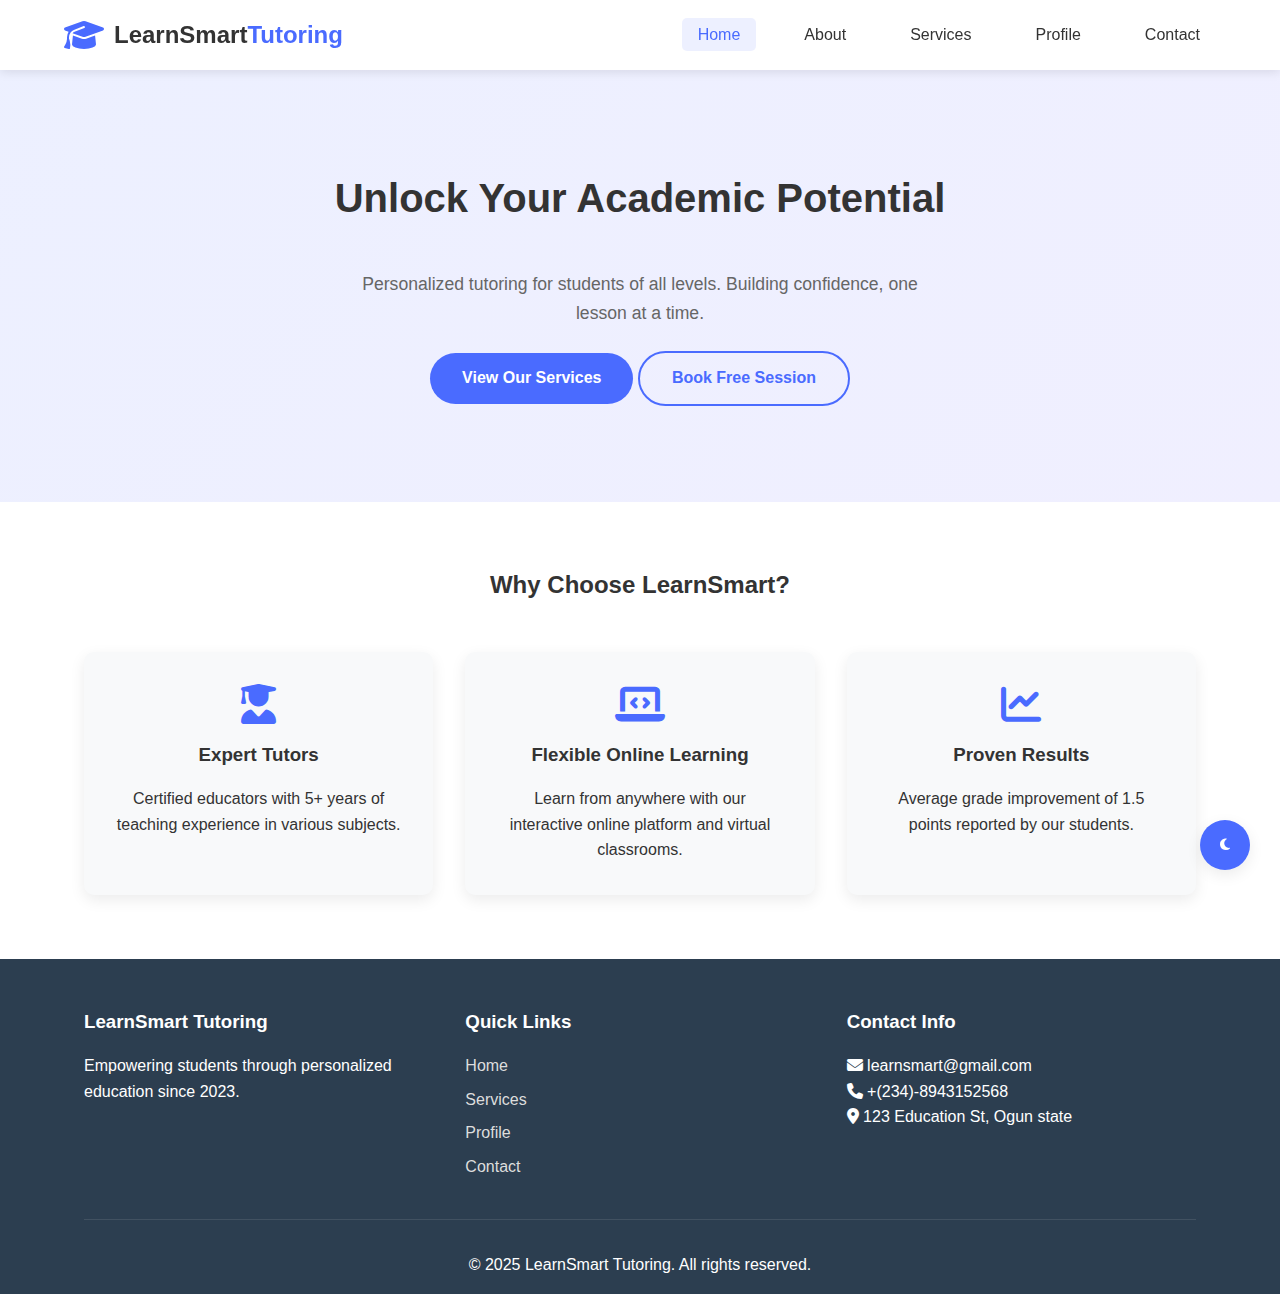
<file: index.html>
<!DOCTYPE html>
<html lang="en">
<head>
    <meta charset="UTF-8">
    <meta name="viewport" content="width=device-width, initial-scale=1.0">
    <title>LearnSmart Tutoring | Home</title>
    <link rel="stylesheet" href="css/style.css">
    <link rel="stylesheet" href="https://cdnjs.cloudflare.com/ajax/libs/font-awesome/6.4.0/css/all.min.css">
</head>
<body>
    <!-- Header -->
    <header>
        <div class="container header-container">
            <a href="index.html" class="logo">
                <i class="fas fa-graduation-cap"></i>
                <h1>LearnSmart<span>Tutoring</span></h1>
            </a>
            
            <nav>
                <ul class="nav-menu">
                    <li><a href="index.html" class="active">Home</a></li>
                    <li><a href="about.html">About</a></li>
                    <li><a href="services.html">Services</a></li>
                    <li><a href="profile.html">Profile</a></li>
                    <li><a href="contact.html">Contact</a></li>
                </ul>
                <div class="hamburger">
                    <span></span>
                    <span></span>
                    <span></span>
                </div>
            </nav>
        </div>
    </header>

    <!-- Hero Section -->
    <section class="hero">
        <div class="container">
            <div class="hero-content">
                <h2>Unlock Your Academic Potential</h2>
                <p>Personalized tutoring for students of all levels. Building confidence, one lesson at a time.</p>
                <div class="hero-buttons">
                    <a href="services.html" class="btn">View Our Services</a>
                    <a href="contact.html" class="btn btn-secondary">Book Free Session</a>
                </div>
            </div>
        </div>
    </section>

    <!-- Features Section -->
    <section class="features">
        <div class="container">
            <h2>Why Choose LearnSmart?</h2>
            <div class="features-grid">
                <div class="feature-card">
                    <i class="fas fa-user-graduate"></i>
                    <h3>Expert Tutors</h3>
                    <p>Certified educators with 5+ years of teaching experience in various subjects.</p>
                </div>
                <div class="feature-card">
                    <i class="fas fa-laptop-code"></i>
                    <h3>Flexible Online Learning</h3>
                    <p>Learn from anywhere with our interactive online platform and virtual classrooms.</p>
                </div>
                <div class="feature-card">
                    <i class="fas fa-chart-line"></i>
                    <h3>Proven Results</h3>
                    <p>Average grade improvement of 1.5 points reported by our students.</p>
                </div>
            </div>
        </div>
    </section>

    <!-- Theme Toggle Button -->
    <button id="themeToggle" class="theme-btn">
        <i class="fas fa-moon"></i>
    </button>

    <!-- Footer -->
    <footer>
        <div class="container">
            <div class="footer-content">
                <div class="footer-section">
                    <h3>LearnSmart Tutoring</h3>
                    <p>Empowering students through personalized education since 2023.</p>
                </div>
                <div class="footer-section">
                    <h3>Quick Links</h3>
                    <ul>
                        <li><a href="index.html">Home</a></li>
                        <li><a href="services.html">Services</a></li>
                        <li><a href="profile.html">Profile</a></li>
                        <li><a href="contact.html">Contact</a></li>
                    </ul>
                </div>
                <div class="footer-section">
                    <h3>Contact Info</h3>
                    <p><i class="fas fa-envelope"></i> learnsmart@gmail.com</p>
                    <p><i class="fas fa-phone"></i> +(234)-8943152568</p>
                    <p><i class="fas fa-map-marker-alt"></i> 123 Education St, Ogun state</p>
                </div>
            </div>
            <div class="footer-bottom">
                <p>&copy; 2025 LearnSmart Tutoring. All rights reserved.</p>
            </div>
        </div>
    </footer>

    <script src="js/script.js"></script>
</body>
</html>
</file>
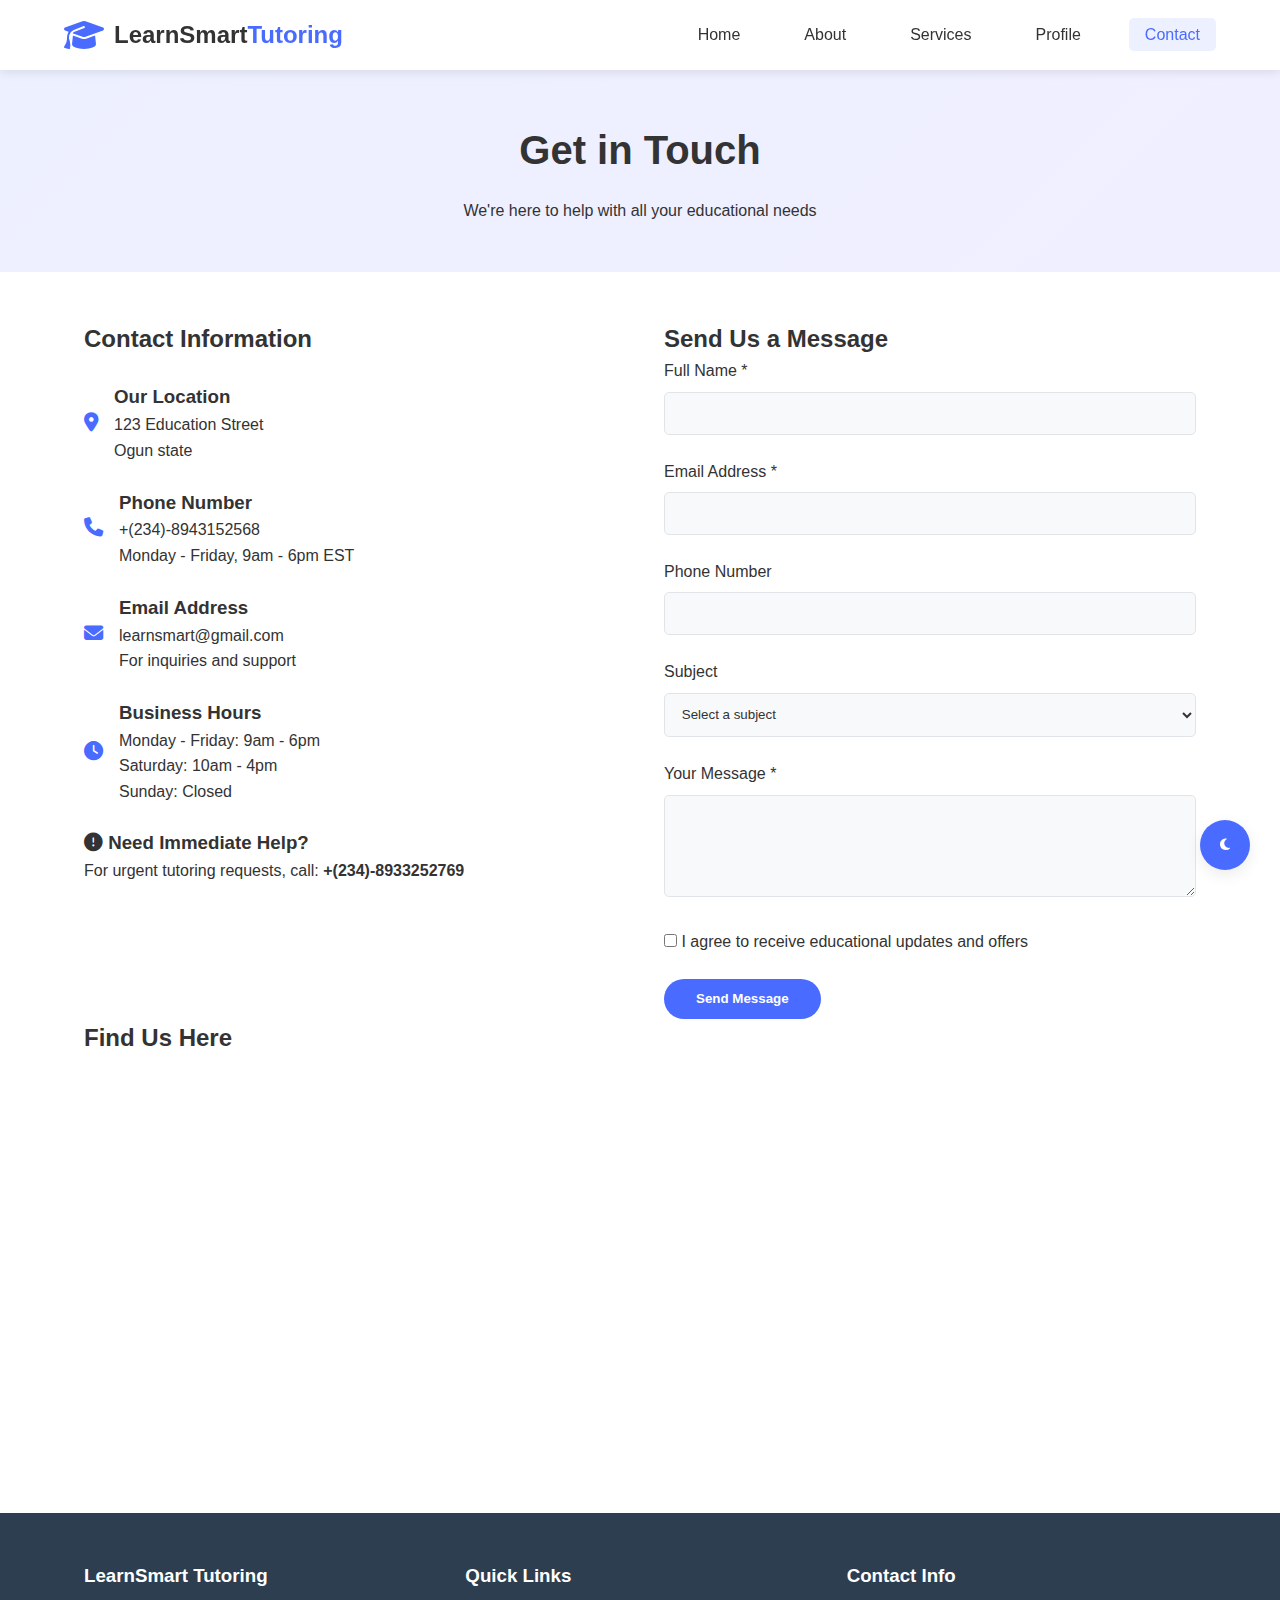
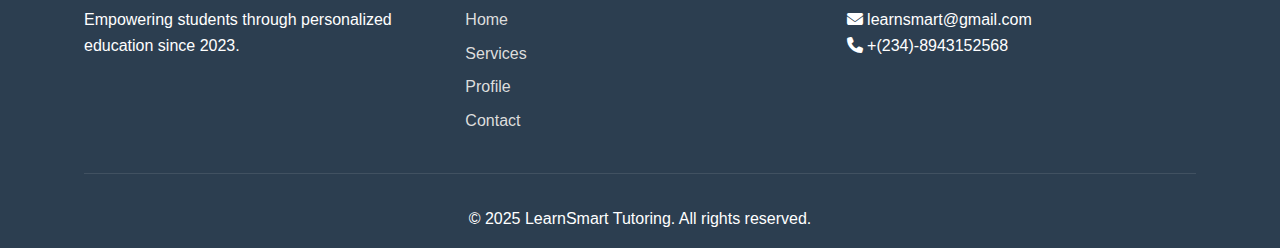
<file: contact.html>
<!DOCTYPE html>
<html lang="en">
<head>
    <meta charset="UTF-8">
    <meta name="viewport" content="width=device-width, initial-scale=1.0">
    <title>Contact Us | LearnSmart Tutoring</title>
    <link rel="stylesheet" href="css/style.css">
    <link rel="stylesheet" href="https://cdnjs.cloudflare.com/ajax/libs/font-awesome/6.4.0/css/all.min.css">
</head>
<body>
    <!-- Header -->
    <header>
        <div class="container header-container">
            <a href="index.html" class="logo">
                <i class="fas fa-graduation-cap"></i>
                <h1>LearnSmart<span>Tutoring</span></h1>
            </a>
            
            <nav>
                <ul class="nav-menu">
                    <li><a href="index.html">Home</a></li>
                    <li><a href="about.html">About</a></li>
                    <li><a href="services.html">Services</a></li>
                    <li><a href="profile.html">Profile</a></li>
                    <li><a href="contact.html" class="active">Contact</a></li>
                </ul>
                <div class="hamburger">
                    <span></span>
                    <span></span>
                    <span></span>
                </div>
            </nav>
        </div>
    </header>

    <!-- Contact Header -->
    <section class="page-header">
        <div class="container">
            <h1>Get in Touch</h1>
            <p>We're here to help with all your educational needs</p>
        </div>
    </section>

    <!-- Contact Section -->
    <section class="contact-section">
        <div class="container">
            <div class="contact-container">
                <!-- Contact Info -->
                <div class="contact-info">
                    <h2>Contact Information</h2>
                    
                    <div class="contact-item">
                        <i class="fas fa-map-marker-alt"></i>
                        <div>
                            <h3>Our Location</h3>
                            <p>123 Education Street<br>Ogun state</p>
                        </div>
                    </div>
                    
                    <div class="contact-item">
                        <i class="fas fa-phone"></i>
                        <div>
                            <h3>Phone Number</h3>
                            <p>+(234)-8943152568</p>
                            <p>Monday - Friday, 9am - 6pm EST</p>
                        </div>
                    </div>
                    
                    <div class="contact-item">
                        <i class="fas fa-envelope"></i>
                        <div>
                            <h3>Email Address</h3>
                            <p>learnsmart@gmail.com</p>
                            <p>For inquiries and support</p>
                        </div>
                    </div>
                    
                    <div class="contact-item">
                        <i class="fas fa-clock"></i>
                        <div>
                            <h3>Business Hours</h3>
                            <p>Monday - Friday: 9am - 6pm</p>
                            <p>Saturday: 10am - 4pm</p>
                            <p>Sunday: Closed</p>
                        </div>
                    </div>
                    
                    <div class="emergency-contact">
                        <h3><i class="fas fa-exclamation-circle"></i> Need Immediate Help?</h3>
                        <p>For urgent tutoring requests, call: <strong> +(234)-8933252769</strong></p>
                    </div>
                </div>

                <!-- Contact Form -->
                <div class="contact-form-container">
                    <h2>Send Us a Message</h2>
                    <form id="contactForm" class="contact-form">
                        <div class="form-group">
                            <label for="name">Full Name *</label>
                            <input type="text" id="name" class="form-control" required>
                            <span class="error-message"></span>
                        </div>
                        
                        <div class="form-group">
                            <label for="email">Email Address *</label>
                            <input type="email" id="email" class="form-control" required>
                            <span class="error-message"></span>
                        </div>
                        
                        <div class="form-group">
                            <label for="phone">Phone Number</label>
                            <input type="tel" id="phone" class="form-control">
                        </div>
                        
                        <div class="form-group">
                            <label for="subject">Subject</label>
                            <select id="subject" class="form-control">
                                <option value="">Select a subject</option>
                                <option value="general">General Inquiry</option>
                                <option value="booking">Book a Session</option>
                                <option value="pricing">Pricing Information</option>
                                <option value="support">Technical Support</option>
                                <option value="other">Other</option>
                            </select>
                        </div>
                        
                        <div class="form-group">
                            <label for="message">Your Message *</label>
                            <textarea id="message" class="form-control" rows="5" required></textarea>
                            <span class="error-message"></span>
                        </div>
                        
                        <div class="form-group">
                            <label class="checkbox-label">
                                <input type="checkbox" required>
                                I agree to receive educational updates and offers
                            </label>
                        </div>
                        
                        <button type="submit" class="btn">Send Message</button>
                    </form>
                </div>
            </div>

            <!-- Map Section -->
            <div class="map-section">
                <h2>Find Us Here</h2>
                <div class="map-container">
                    <iframe 
                        src="https://www.google.com/maps/embed?pb=!1m18!1m12!1m3!1d3024.2219901290355!2d-74.00369368400567!3d40.71312937933185!2m3!1f0!2f0!3f0!3m2!1i1024!2i768!4f13.1!3m3!1m2!1s0x89c25a3161700b7f%3A0x6dc5f3bc21a32b73!2s123%20Education%20St%2C%20New%20York%2C%20NY%2010001%2C%20USA!5e0!3m2!1sen!2sca!4v1640000000000!5m2!1sen!2sca" 
                        width="100%" 
                        height="400" 
                        style="border:0;" 
                        allowfullscreen="" 
                        loading="lazy"
                        title="Our Location on Google Maps">
                    </iframe>
                </div>
            </div>
        </div>
    </section>

    <!-- Success Modal -->
    <div id="successModal" class="modal">
        <div class="modal-content">
            <div class="modal-header">
                <h3>Message Sent Successfully!</h3>
                <button class="close-modal">&times;</button>
            </div>
            <div class="modal-body">
                <i class="fas fa-check-circle success-icon"></i>
                <p>Thank you for contacting LearnSmart Tutoring! We've received your message and will get back to you within 24 hours.</p>
                <button class="btn close-modal-btn">Close</button>
            </div>
        </div>
    </div>

    <!-- Theme Toggle & Footer -->
    <button id="themeToggle" class="theme-btn">
        <i class="fas fa-moon"></i>
    </button>

    <footer>
        <div class="container">
            <div class="footer-content">
                <div class="footer-section">
                    <h3>LearnSmart Tutoring</h3>
                    <p>Empowering students through personalized education since 2023.</p>
                </div>
                <div class="footer-section">
                    <h3>Quick Links</h3>
                    <ul>
                        <li><a href="index.html">Home</a></li>
                        <li><a href="services.html">Services</a></li>
                        <li><a href="profile.html">Profile</a></li>
                        <li><a href="contact.html">Contact</a></li>
                    </ul>
                </div>
                <div class="footer-section">
                    <h3>Contact Info</h3>
                    <p><i class="fas fa-envelope"></i> learnsmart@gmail.com</p>
                    <p><i class="fas fa-phone"></i> +(234)-8943152568</p>
                </div>
            </div>
            <div class="footer-bottom">
                <p>&copy; 2025 LearnSmart Tutoring. All rights reserved.</p>
            </div>
        </div>
    </footer>

    <script src="js/script.js"></script>
</body>
</html>
</file>
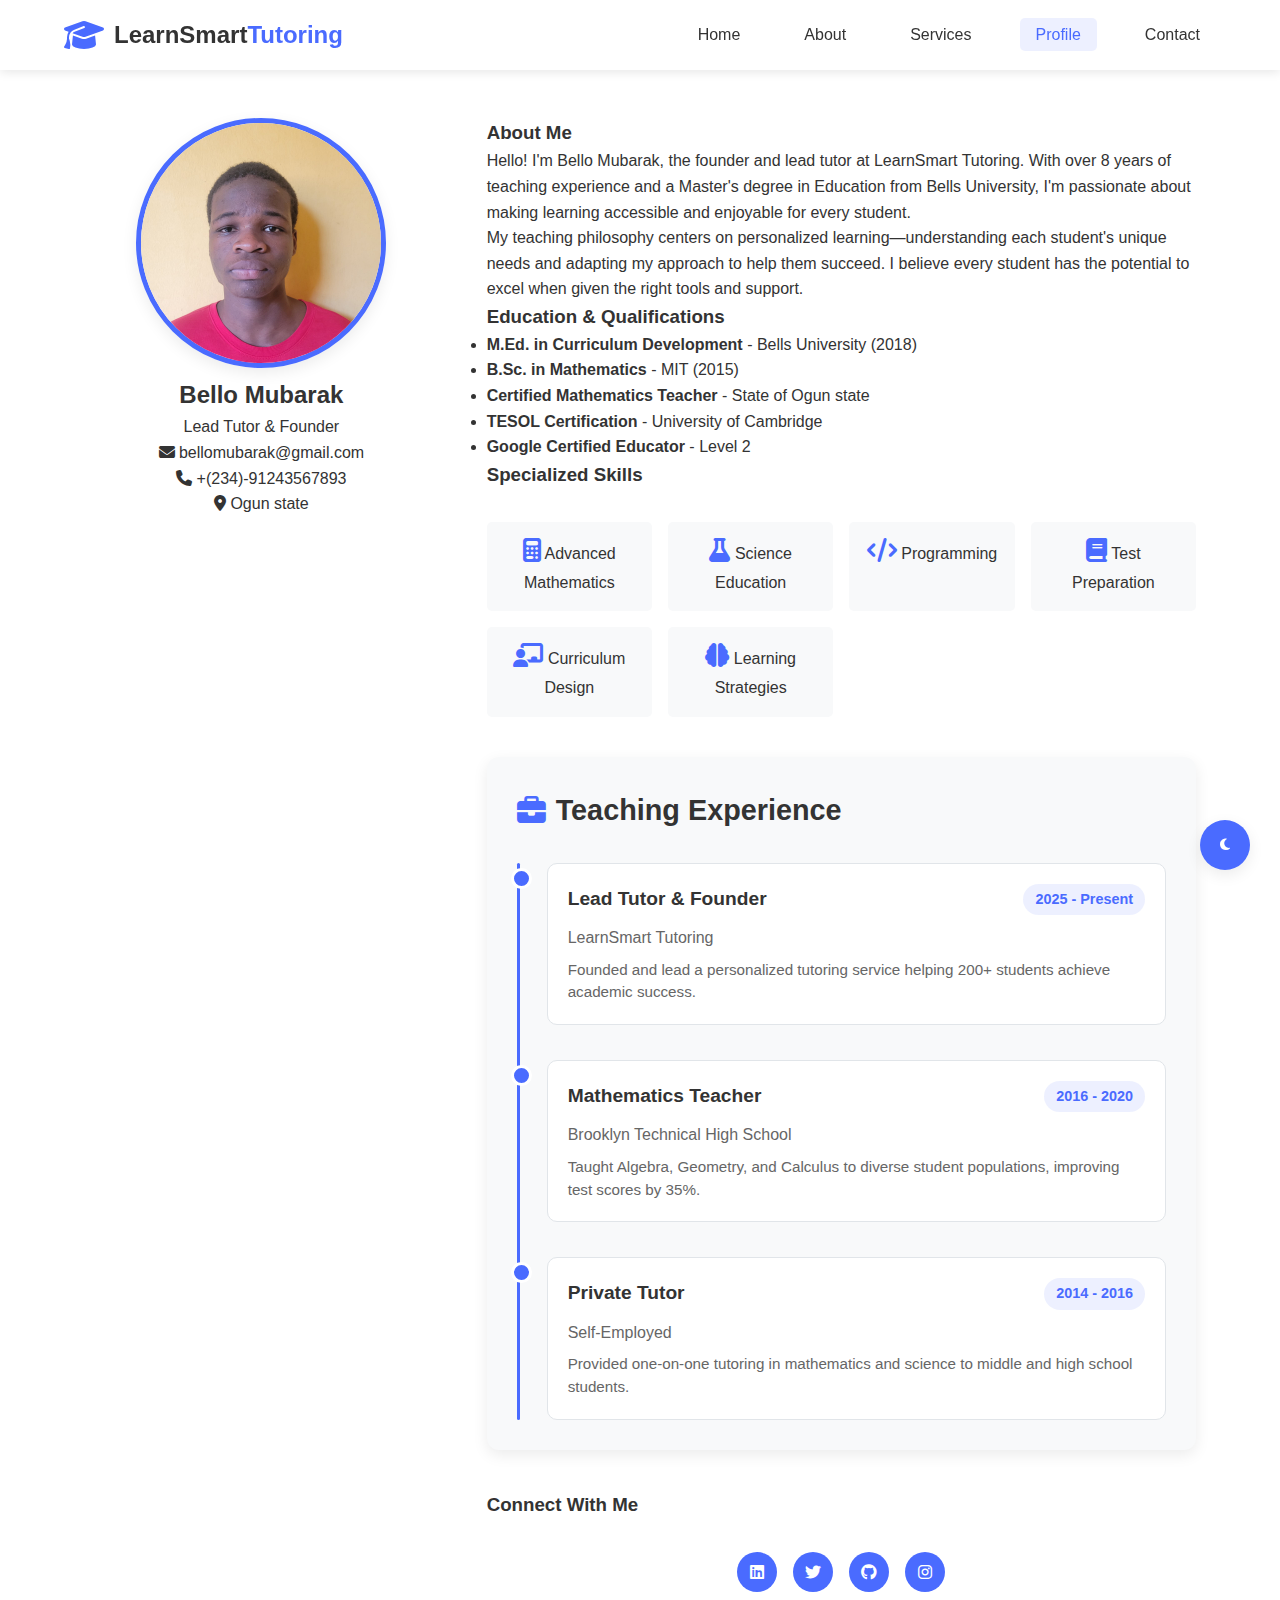
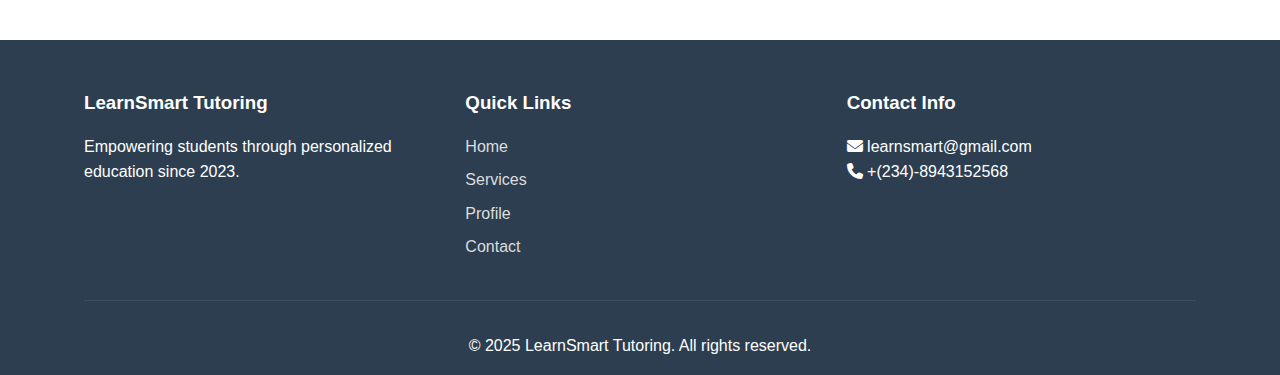
<file: profile.html>
<!DOCTYPE html>
<html lang="en">
<head>
    <meta charset="UTF-8">
    <meta name="viewport" content="width=device-width, initial-scale=1.0">
    <title>My Profile | LearnSmart Tutoring</title>
    <link rel="stylesheet" href="css/style.css">
    <link rel="stylesheet" href="https://cdnjs.cloudflare.com/ajax/libs/font-awesome/6.4.0/css/all.min.css">
</head>
<body>
    <!-- Header -->
    <header>
        <div class="container header-container">
            <a href="index.html" class="logo">
                <i class="fas fa-graduation-cap"></i>
                <h1>LearnSmart<span>Tutoring</span></h1>
            </a>
            
            <nav>
                <ul class="nav-menu">
                    <li><a href="index.html">Home</a></li>
                    <li><a href="about.html">About</a></li>
                    <li><a href="services.html">Services</a></li>
                    <li><a href="profile.html" class="active">Profile</a></li>
                    <li><a href="contact.html">Contact</a></li>
                </ul>
                <div class="hamburger">
                    <span></span>
                    <span></span>
                    <span></span>
                </div>
            </nav>
        </div>
    </header>

    <!-- Profile Section -->
    <section class="profile-section">
        <div class="container">
            <div class="profile-container">
                <!-- Profile Image & Basic Info -->
                <div class="profile-sidebar">
                    <div class="profile-image">
                        <img src="Founder.jpg" class="profile-img">
                        <h2>Bello Mubarak</h2>
                        <p class="profile-title">Lead Tutor & Founder</p>
                        <div class="profile-contact">
                            <p><i class="fas fa-envelope"></i> bellomubarak@gmail.com</p>
                            <p><i class="fas fa-phone"></i> +(234)-91243567893</p>
                            <p><i class="fas fa-map-marker-alt"></i> Ogun state </p>
                        </div>
                    </div>
                </div>

                <!-- Profile Details -->
                <div class="profile-details">
                    <div class="bio-section">
                        <h3>About Me</h3>
                        <p>Hello! I'm Bello Mubarak, the founder and lead tutor at LearnSmart Tutoring. With over 8 years of teaching experience and a Master's degree in Education from Bells University, I'm passionate about making learning accessible and enjoyable for every student.</p>
                        <p>My teaching philosophy centers on personalized learning—understanding each student's unique needs and adapting my approach to help them succeed. I believe every student has the potential to excel when given the right tools and support.</p>
                    </div>

                    <div class="education-section">
                        <h3>Education & Qualifications</h3>
                        <ul>
                            <li><strong>M.Ed. in Curriculum Development</strong> - Bells University (2018)</li>
                            <li><strong>B.Sc. in Mathematics</strong> - MIT (2015)</li>
                            <li><strong>Certified Mathematics Teacher</strong> - State of Ogun state</li>
                            <li><strong>TESOL Certification</strong> - University of Cambridge</li>
                            <li><strong>Google Certified Educator</strong> - Level 2</li>
                        </ul>
                    </div>

                    <div class="skills-section">
                        <h3>Specialized Skills</h3>
                        <div class="skills-grid">
                            <div class="skill-item">
                                <i class="fas fa-calculator"></i>
                                <span>Advanced Mathematics</span>
                            </div>
                            <div class="skill-item">
                                <i class="fas fa-flask"></i>
                                <span>Science Education</span>
                            </div>
                            <div class="skill-item">
                                <i class="fas fa-code"></i>
                                <span>Programming</span>
                            </div>
                            <div class="skill-item">
                                <i class="fas fa-book"></i>
                                <span>Test Preparation</span>
                            </div>
                            <div class="skill-item">
                                <i class="fas fa-chalkboard-teacher"></i>
                                <span>Curriculum Design</span>
                            </div>
                            <div class="skill-item">
                                <i class="fas fa-brain"></i>
                                <span>Learning Strategies</span>
                            </div>
                        </div>
                    </div>

                    <div class="experience-section">
    <h3><i class="fas fa-briefcase"></i> Teaching Experience</h3>
    <div class="timeline">
        <div class="timeline-item">
            <div class="timeline-content">
                <div class="timeline-header">
                    <h4>Lead Tutor & Founder</h4>
                    <span class="timeline-date">2025 - Present</span>
                </div>
                <p class="timeline-company">LearnSmart Tutoring</p>
                <p class="timeline-desc">Founded and lead a personalized tutoring service helping 200+ students achieve academic success.</p>
            </div>
        </div>
        <div class="timeline-item">
            <div class="timeline-content">
                <div class="timeline-header">
                    <h4>Mathematics Teacher</h4>
                    <span class="timeline-date">2016 - 2020</span>
                </div>
                <p class="timeline-company">Brooklyn Technical High School</p>
                <p class="timeline-desc">Taught Algebra, Geometry, and Calculus to diverse student populations, improving test scores by 35%.</p>
            </div>
        </div>
        <div class="timeline-item">
            <div class="timeline-content">
                <div class="timeline-header">
                    <h4>Private Tutor</h4>
                    <span class="timeline-date">2014 - 2016</span>
                </div>
                <p class="timeline-company">Self-Employed</p>
                <p class="timeline-desc">Provided one-on-one tutoring in mathematics and science to middle and high school students.</p>
            </div>
        </div>
    </div>
</div>

                    <div class="social-section">
                        <h3>Connect With Me</h3>
                        <div class="social-links">
                            <a href="https://linkedin.com" target="_blank" aria-label="LinkedIn">
                                <i class="fab fa-linkedin"></i>
                            </a>
                            <a href="https://twitter.com" target="_blank" aria-label="Twitter">
                                <i class="fab fa-twitter"></i>
                            </a>
                            <a href="https://github.com" target="_blank" aria-label="GitHub">
                                <i class="fab fa-github"></i>
                            </a>
                            <a href="https://instagram.com" target="_blank" aria-label="Instagram">
                                <i class="fab fa-instagram"></i>
                            </a>
                        </div>
                    </div>
                </div>
            </div>
        </div>
    </section>

    <!-- Theme Toggle & Footer -->
    <button id="themeToggle" class="theme-btn">
        <i class="fas fa-moon"></i>
    </button>

    <footer>
        <div class="container">
            <div class="footer-content">
                <div class="footer-section">
                    <h3>LearnSmart Tutoring</h3>
                    <p>Empowering students through personalized education since 2023.</p>
                </div>
                <div class="footer-section">
                    <h3>Quick Links</h3>
                    <ul>
                        <li><a href="index.html">Home</a></li>
                        <li><a href="services.html">Services</a></li>
                        <li><a href="profile.html">Profile</a></li>
                        <li><a href="contact.html">Contact</a></li>
                    </ul>
                </div>
                <div class="footer-section">
                    <h3>Contact Info</h3>
                    <p><i class="fas fa-envelope"></i> learnsmart@gmail.com</p>
                    <p><i class="fas fa-phone"></i> +(234)-8943152568</p>
                </div>
            </div>
            <div class="footer-bottom">
                <p>&copy; 2025 LearnSmart Tutoring. All rights reserved.</p>
            </div>
        </div>
    </footer>

    <script src="js/script.js"></script>
</body>
</html>
</file>
<file: css/style.css>
/* ===== GLOBAL STYLES ===== */
* {
    margin: 0;
    padding: 0;
    box-sizing: border-box;
}

:root {
    --primary-color: #4a6bff;
    --secondary-color: #6c63ff;
    --accent-color: #ff6b6b;
    --text-color: #333;
    --light-text: #666;
    --bg-color: #ffffff;
    --card-bg: #f8f9fa;
    --footer-bg: #2c3e50;
    --border-color: #e1e5e9;
    --shadow: 0 5px 15px rgba(0,0,0,0.08);
    --transition: all 0.3s ease;
}

.dark-theme {
    --primary-color: #6c8cff;
    --secondary-color: #7d76ff;
    --accent-color: #ff7b7b;
    --text-color: #f0f0f0;
    --light-text: #b0b0b0;
    --bg-color: #1a1a2e;
    --card-bg: #16213e;
    --footer-bg: #0f1419;
    --border-color: #2d3748;
    --shadow: 0 5px 15px rgba(0,0,0,0.2);
}

body {
    font-family: 'Segoe UI', Tahoma, Geneva, Verdana, sans-serif;
    line-height: 1.6;
    color: var(--text-color);
    background-color: var(--bg-color);
    transition: var(--transition);
}

.container {
    width: 90%;
    max-width: 1200px;
    margin: 0 auto;
    padding: 0 20px;
}

/* ===== HEADER & NAVIGATION ===== */
header {
    background-color: var(--bg-color);
    box-shadow: 0 2px 10px rgba(0,0,0,0.1);
    position: sticky;
    top: 0;
    z-index: 1000;
}

.header-container {
    display: flex;
    justify-content: space-between;
    align-items: center;
    padding: 1rem 0;
}

.logo {
    display: flex;
    align-items: center;
    gap: 10px;
    text-decoration: none;
}

.logo i {
    font-size: 2rem;
    color: var(--primary-color);
}

.logo h1 {
    font-size: 1.5rem;
    color: var(--text-color);
}

.logo span {
    color: var(--primary-color);
}

.nav-menu {
    display: flex;
    list-style: none;
    gap: 2rem;
}

.nav-menu a {
    text-decoration: none;
    color: var(--text-color);
    font-weight: 500;
    padding: 0.5rem 1rem;
    border-radius: 5px;
    transition: var(--transition);
}

.nav-menu a:hover,
.nav-menu a.active {
    color: var(--primary-color);
    background-color: rgba(74, 107, 255, 0.1);
}

.hamburger {
    display: none;
    flex-direction: column;
    cursor: pointer;
    gap: 4px;
}

.hamburger span {
    width: 25px;
    height: 3px;
    background-color: var(--text-color);
    border-radius: 2px;
}

/* ===== BUTTONS ===== */
.btn {
    display: inline-block;
    background-color: var(--primary-color);
    color: white;
    padding: 0.8rem 2rem;
    border-radius: 30px;
    text-decoration: none;
    font-weight: 600;
    border: none;
    cursor: pointer;
    transition: var(--transition);
    text-align: center;
}

.btn:hover {
    background-color: var(--secondary-color);
    transform: translateY(-2px);
    box-shadow: var(--shadow);
}

.btn-secondary {
    background-color: transparent;
    border: 2px solid var(--primary-color);
    color: var(--primary-color);
}

.btn-secondary:hover {
    background-color: var(--primary-color);
    color: white;
}

/* ===== HERO SECTION ===== */
.hero {
    padding: 4rem 0;
    background: linear-gradient(135deg, rgba(74,107,255,0.1) 0%, rgba(108,99,255,0.1) 100%);
}

.hero-content {
    display: flex;
    flex-direction: column;
    align-items: center;
    text-align: center;
    gap: 1.5rem;
    padding: 2rem;
}

.hero h2 {
    font-size: 2.5rem;
    color: var(--text-color);
    margin-bottom: 1rem;
}

.hero p {
    font-size: 1.1rem;
    color: var(--light-text);
    max-width: 600px;
    margin: 0 auto;
}

/* ===== FEATURES SECTION ===== */
.features {
    padding: 4rem 0;
}

.features h2 {
    text-align: center;
    margin-bottom: 3rem;
    color: var(--text-color);
}

.features-grid {
    display: grid;
    grid-template-columns: repeat(auto-fit, minmax(300px, 1fr));
    gap: 2rem;
}

.feature-card {
    background-color: var(--card-bg);
    padding: 2rem;
    border-radius: 10px;
    text-align: center;
    box-shadow: var(--shadow);
    transition: var(--transition);
}

.feature-card:hover {
    transform: translateY(-5px);
}

.feature-card i {
    font-size: 2.5rem;
    color: var(--primary-color);
    margin-bottom: 1rem;
}

.feature-card h3 {
    margin-bottom: 1rem;
    color: var(--text-color);
}

/* ===== SERVICES PAGE ===== */
.page-header {
    text-align: center;
    padding: 3rem 0;
    background: linear-gradient(135deg, rgba(74,107,255,0.1) 0%, rgba(108,99,255,0.1) 100%);
}

.page-header h1 {
    font-size: 2.5rem;
    color: var(--text-color);
    margin-bottom: 1rem;
}

.services-grid {
    display: grid;
    grid-template-columns: repeat(auto-fit, minmax(300px, 1fr));
    gap: 2rem;
    padding: 3rem 0;
}

.service-card {
    background-color: var(--card-bg);
    border-radius: 10px;
    overflow: hidden;
    box-shadow: var(--shadow);
    transition: var(--transition);
}

.service-card:hover {
    transform: translateY(-5px);
}

.service-image {
    height: 200px;
    overflow: hidden;
}

.service-image img {
    width: 100%;
    height: 100%;
    object-fit: cover;
    transition: var(--transition);
}

.service-card:hover .service-image img {
    transform: scale(1.05);
}

.service-content {
    padding: 1.5rem;
}

.service-content h3 {
    margin-bottom: 0.5rem;
    color: var(--text-color);
}

.price {
    color: var(--primary-color);
    font-size: 1.5rem;
    font-weight: bold;
    margin: 1rem 0;
}

/* ===== PROFILE PAGE ===== */
.profile-section {
    padding: 3rem 0;
}

.profile-container {
    display: grid;
    grid-template-columns: 1fr 2fr;
    gap: 3rem;
    align-items: start;
}

.profile-image {
    text-align: center;
}

.profile-img {
    width: 250px;
    height: 250px;
    border-radius: 50%;
    object-fit: cover;
    border: 5px solid var(--primary-color);
    box-shadow: var(--shadow);
}

.skills-grid {
    display: grid;
    grid-template-columns: repeat(auto-fit, minmax(150px, 1fr));
    gap: 1rem;
    margin-top: 2rem;
}

.skill-item {
    background-color: var(--card-bg);
    padding: 1rem;
    border-radius: 5px;
    text-align: center;
    transition: var(--transition);
}

.skill-item:hover {
    transform: translateY(-2px);
    box-shadow: var(--shadow);
}

.skill-item i {
    color: var(--primary-color);
    font-size: 1.5rem;
    margin-bottom: 0.5rem;
}

.social-links {
    display: flex;
    gap: 1rem;
    margin-top: 2rem;
    justify-content: center;
}

.social-links a {
    display: inline-flex;
    align-items: center;
    justify-content: center;
    width: 40px;
    height: 40px;
    background-color: var(--primary-color);
    color: white;
    border-radius: 50%;
    text-decoration: none;
    transition: var(--transition);
}

.social-links a:hover {
    background-color: var(--secondary-color);
    transform: translateY(-2px);
}

/* ===== CONTACT PAGE ===== */
.contact-section {
    padding: 3rem 0;
}

.contact-container {
    display: grid;
    grid-template-columns: repeat(auto-fit, minmax(300px, 1fr));
    gap: 3rem;
}

.contact-info {
    display: flex;
    flex-direction: column;
    gap: 1.5rem;
}

.contact-item {
    display: flex;
    align-items: center;
    gap: 1rem;
}

.contact-item i {
    color: var(--primary-color);
    font-size: 1.2rem;
}

.form-group {
    margin-bottom: 1.5rem;
}

.form-group label {
    display: block;
    margin-bottom: 0.5rem;
    color: var(--text-color);
    font-weight: 500;
}

.form-control {
    width: 100%;
    padding: 0.8rem;
    border: 1px solid var(--border-color);
    border-radius: 5px;
    background-color: var(--card-bg);
    color: var(--text-color);
    transition: var(--transition);
}

.form-control:focus {
    outline: none;
    border-color: var(--primary-color);
    box-shadow: 0 0 0 2px rgba(74, 107, 255, 0.2);
}

.error-message {
    color: var(--accent-color);
    font-size: 0.9rem;
    margin-top: 0.3rem;
    display: none;
}

/* ===== FOOTER ===== */
footer {
    background-color: var(--footer-bg);
    color: white;
    padding: 3rem 0 1rem;
}

.footer-content {
    display: grid;
    grid-template-columns: repeat(auto-fit, minmax(250px, 1fr));
    gap: 2rem;
    margin-bottom: 2rem;
}

.footer-section h3 {
    margin-bottom: 1rem;
    color: white;
}

.footer-section ul {
    list-style: none;
}

.footer-section ul li {
    margin-bottom: 0.5rem;
}

.footer-section a {
    color: #ddd;
    text-decoration: none;
    transition: var(--transition);
}

.footer-section a:hover {
    color: var(--primary-color);
}

.footer-bottom {
    text-align: center;
    padding-top: 2rem;
    border-top: 1px solid rgba(255,255,255,0.1);
}

/* ===== THEME TOGGLE ===== */
.theme-btn {
    position: fixed;
    bottom: 30px;
    right: 30px;
    width: 50px;
    height: 50px;
    border-radius: 50%;
    background-color: var(--primary-color);
    color: white;
    border: none;
    cursor: pointer;
    box-shadow: var(--shadow);
    display: flex;
    align-items: center;
    justify-content: center;
    z-index: 100;
    transition: var(--transition);
}

.theme-btn:hover {
    transform: scale(1.1);
}

/* ===== MODAL ===== */
.modal {
    display: none;
    position: fixed;
    top: 0;
    left: 0;
    width: 100%;
    height: 100%;
    background-color: rgba(0,0,0,0.5);
    z-index: 1000;
    justify-content: center;
    align-items: center;
}

.modal-content {
    background-color: var(--bg-color);
    padding: 2rem;
    border-radius: 10px;
    max-width: 500px;
    width: 90%;
    box-shadow: var(--shadow);
}

.modal-header {
    display: flex;
    justify-content: space-between;
    align-items: center;
    margin-bottom: 1rem;
}

.close-modal {
    background: none;
    border: none;
    font-size: 1.5rem;
    cursor: pointer;
    color: var(--text-color);
}

/* ===== ABOUT PAGE ===== */
.about-grid {
    display: grid;
    grid-template-columns: 1fr 1fr;
    gap: 50px;
    align-items: center;
    margin: 40px 0;
}

.philosophy-list {
    list-style: none;
    margin: 25px 0;
}

.philosophy-list li {
    margin-bottom: 15px;
    color: var(--light-text);
    display: flex;
    align-items: flex-start;
}

.philosophy-list li i {
    color: var(--primary-color);
    margin-right: 12px;
    margin-top: 3px;
    flex-shrink: 0;
}

/* ===== STATS SECTION ===== */
.stats-section {
    padding: 60px 0;
    background: var(--card-bg);
}

.stats-grid {
    display: grid;
    grid-template-columns: repeat(auto-fit, minmax(200px, 1fr));
    gap: 30px;
    text-align: center;
}

.stat-item h3 {
    font-size: 2.5rem;
    color: var(--primary-color);
    margin-bottom: 10px;
}

.stat-item p {
    color: var(--text-color);
    font-size: 1.1rem;
}

/* ===== TEAM SECTION ===== */
.team-section {
    padding: 80px 0;
    background: var(--bg-color);
}

.section-title {
    text-align: center;
    color: var(--text-color);
    margin-bottom: 20px;
    font-size: 2.2em;
}

.section-subtitle {
    text-align: center;
    color: var(--light-text);
    margin-bottom: 30px;
}

.team-grid {
    display: grid;
    grid-template-columns: repeat(auto-fit, minmax(280px, 1fr));
    gap: 30px;
    margin-top: 40px;
}

.team-member {
    text-align: center;
    background: var(--card-bg);
    padding: 30px 20px;
    border-radius: 12px;
    box-shadow: var(--shadow);
    transition: var(--transition);
    border: 1px solid var(--border-color);
}

.team-member:hover {
    transform: translateY(-10px);
    box-shadow: 0 15px 30px rgba(0,0,0,0.15);
}

.team-member img {
    width: 150px;
    height: 150px;
    object-fit: cover;
    border-radius: 50%;
    border: 5px solid var(--border-color);
    margin: 0 auto 20px;
    display: block;
}

.team-member h3 {
    color: var(--text-color);
    margin-bottom: 8px;
    font-size: 1.4em;
}

.team-role {
    color: var(--primary-color);
    font-weight: 600;
    margin-bottom: 15px;
    font-size: 1.1em;
}

.team-social {
    margin-top: 15px;
}

.team-social a {
    color: var(--light-text);
    margin: 0 8px;
    font-size: 1.2em;
    transition: color 0.3s ease;
}

.team-social a:hover {
    color: var(--primary-color);
}

/* ===== EXPERIENCE & TIMELINE ===== */
.experience-section {
    margin: 40px 0;
    padding: 30px;
    background: var(--card-bg);
    border-radius: 12px;
    box-shadow: var(--shadow);
}

.experience-section h3 {
    color: var(--text-color);
    margin-bottom: 30px;
    font-size: 1.8rem;
    display: flex;
    align-items: center;
    gap: 10px;
}

.experience-section h3 i {
    color: var(--primary-color);
}

.timeline {
    position: relative;
    padding-left: 30px;
}

.timeline::before {
    content: '';
    position: absolute;
    left: 0;
    top: 0;
    bottom: 0;
    width: 3px;
    background: var(--primary-color);
    border-radius: 2px;
}

.timeline-item {
    position: relative;
    margin-bottom: 35px;
}

.timeline-item:last-child {
    margin-bottom: 0;
}

.timeline-item::before {
    content: '';
    position: absolute;
    left: -36px;
    top: 5px;
    width: 15px;
    height: 15px;
    border-radius: 50%;
    background: var(--primary-color);
    border: 3px solid var(--bg-color);
    z-index: 1;
}

.timeline-content {
    background: var(--bg-color);
    padding: 20px;
    border-radius: 10px;
    border: 1px solid var(--border-color);
    transition: var(--transition);
}

.timeline-content:hover {
    transform: translateX(5px);
    box-shadow: var(--shadow);
}

.timeline-header {
    display: flex;
    justify-content: space-between;
    align-items: flex-start;
    flex-wrap: wrap;
    gap: 10px;
    margin-bottom: 10px;
}

.timeline-header h4 {
    color: var(--text-color);
    font-size: 1.2rem;
    margin: 0;
}

.timeline-date {
    color: var(--primary-color);
    font-weight: 600;
    background: rgba(74, 107, 255, 0.1);
    padding: 4px 12px;
    border-radius: 20px;
    font-size: 0.9rem;
    white-space: nowrap;
}

.timeline-company {
    color: var(--light-text);
    font-weight: 500;
    margin-bottom: 8px;
    font-size: 1rem;
}

.timeline-desc {
    color: var(--light-text);
    font-size: 0.95rem;
    line-height: 1.5;
    margin: 0;
}

/* ===== RESPONSIVE DESIGN ===== */
@media (max-width: 992px) {
    .about-grid {
        grid-template-columns: 1fr;
    }
}

@media (max-width: 768px) {
    .hamburger {
        display: flex;
    }
    
    .nav-menu {
        position: fixed;
        top: 70px;
        left: -100%;
        flex-direction: column;
        background-color: var(--bg-color);
        width: 100%;
        text-align: center;
        transition: 0.3s;
        box-shadow: 0 10px 27px rgba(0, 0, 0, 0.05);
        padding: 2rem 0;
        gap: 0;
    }
    
    .nav-menu.active {
        left: 0;
    }
    
    .nav-menu li {
        margin: 1rem 0;
    }
    
    .hero h2 {
        font-size: 2rem;
    }
    
    .features-grid {
        grid-template-columns: 1fr;
    }
    
    .profile-container {
        grid-template-columns: 1fr;
    }
    
    .team-grid {
        grid-template-columns: 1fr;
        max-width: 400px;
        margin-left: auto;
        margin-right: auto;
    }
    
    .team-member img {
        width: 120px;
        height: 120px;
    }
}
</file>
